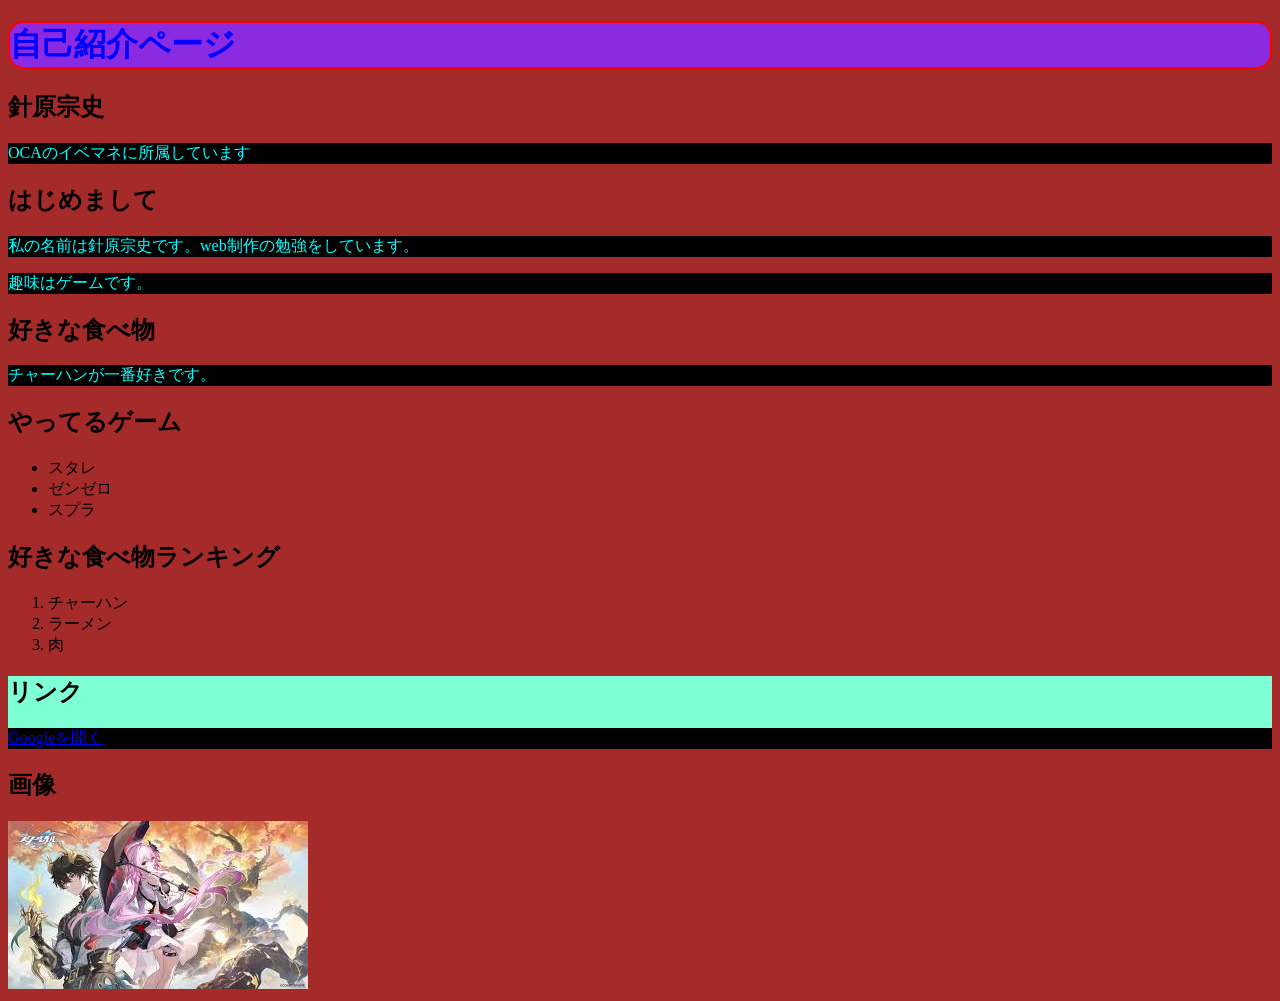
<file: exercises/lesson01/index.html>
<!doctype html>
<html lang="ja">
  <head>
    <meta charset="UTF-8" />
    <meta name="viewport" content="width=device-width, initial-scale=1.0" />
    <title>HTML基礎レッスン</title>
    <link rel="stylesheet" href="style.css">
  </head>
  <body>
    <!-- Step 1: 見出しを書いてみよう -->
    <h1>自己紹介ページ</h1>

    <h2>針原宗史</h2>
    <p>OCAのイベマネに所属しています</p>

    <h2>はじめまして</h2>
    <p>私の名前は針原宗史です。web制作の勉強をしています。</p>
    <p>趣味はゲームです。</p>

    <h2>好きな食べ物</h2>
    <p>チャーハンが一番好きです。</p>

    <h2>やってるゲーム</h2>
    <ul>
      <li>スタレ</li>
      <li>ゼンゼロ</li>
      <li>スプラ</li>
    </ul>

    <h2>好きな食べ物ランキング</h2>
    <ol>
      <li>チャーハン</li>
      <li>ラーメン</li>
      <li>肉</li>
    </ol>
<div class="aiueo">
  <h2>リンク</h2>
    <p><a href="https://hsr.hoyoverse.com/ja-jp/home">Googleを開く</a></p>
</div>
    
    <h2>画像</h2>
    <img src="[data-uri]
    " alt="サンプル画像" width="300">

    <!-- Step 5: <div> 
  </body>
</html>
</file>
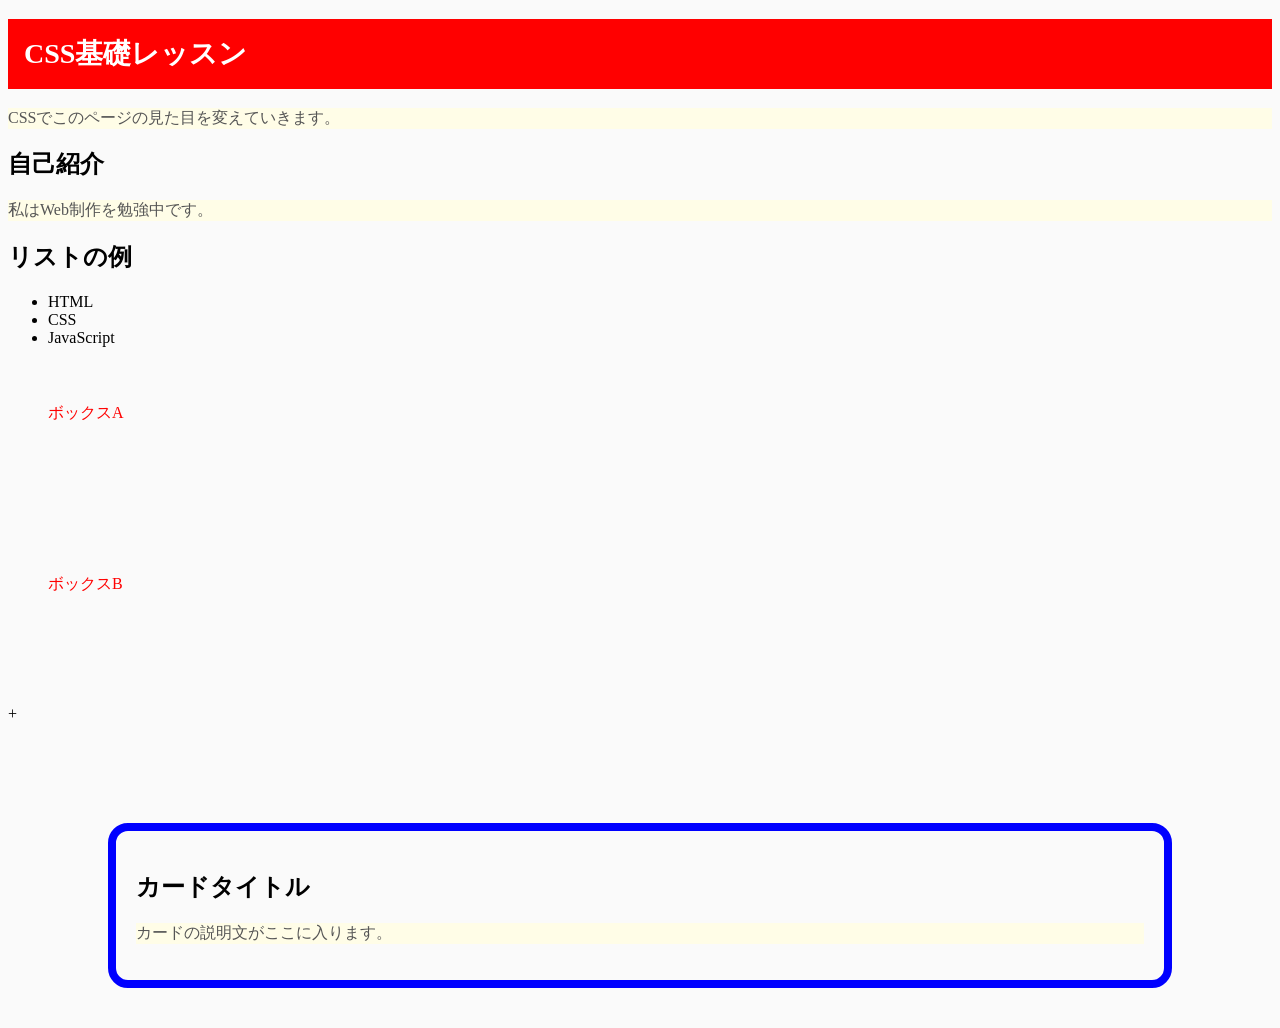
<file: exercises/lesson02/index.html>
<!doctype html>
<html lang="ja">
  <head>
    <meta charset="UTF-8" />
    <meta name="viewport" content="width=device-width, initial-scale=1.0" />
    <title>CSS基礎レッスン</title>
    <link rel="stylesheet" href="style.css" />
  </head>
  <body>
    <h1>CSS基礎レッスン</h1>
    <p>CSSでこのページの見た目を変えていきます。</p>

    <h2>自己紹介</h2>
    <p>私はWeb制作を勉強中です。</p>

    <h2>リストの例</h2>
    <ul>
      <li>HTML</li>
      <li>CSS</li>
      <li>JavaScript</li>
    </ul>

    <div class="box">ボックスA</div>
    <div class="box">ボックスB</div>

    +
    <div class="card">
      <h2>カードタイトル</h2>
      <p class="highlight">カードの説明文がここに入ります。</p>
    </div>
  </body>
</html>
</file>
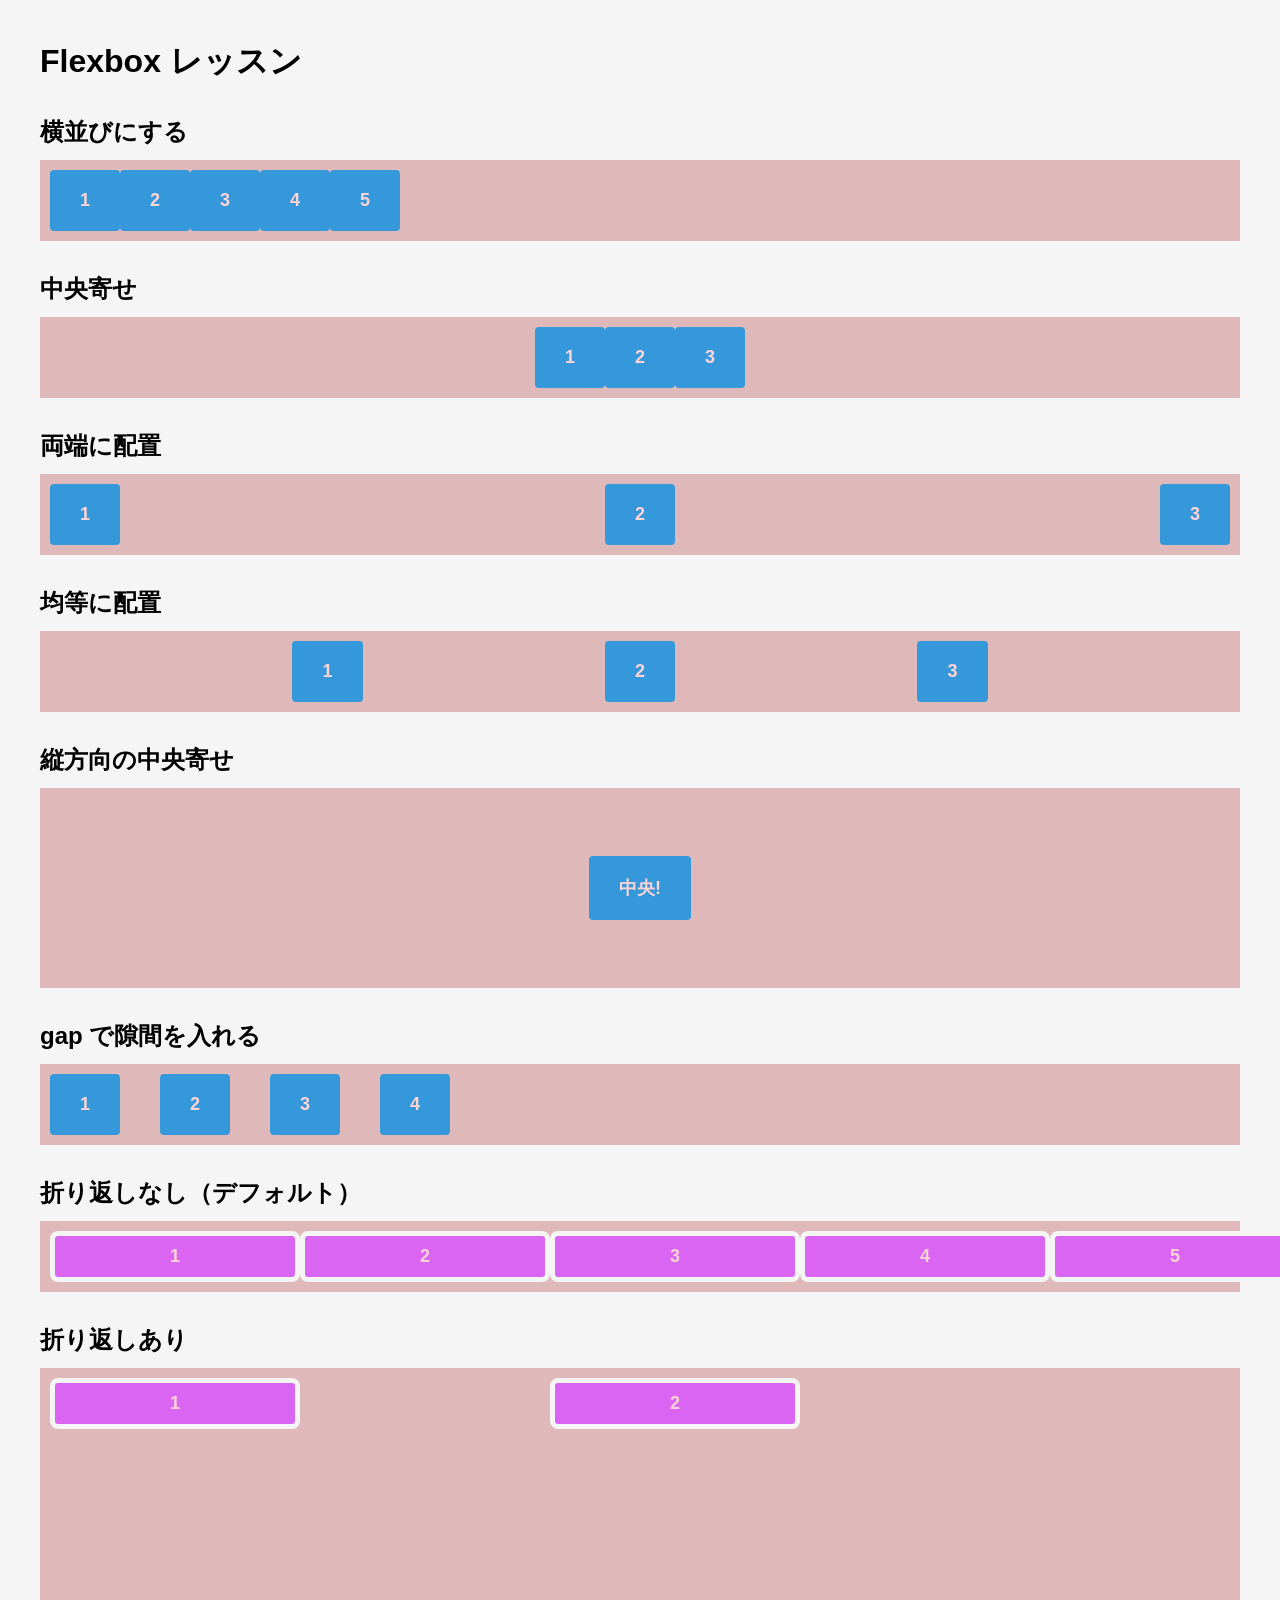
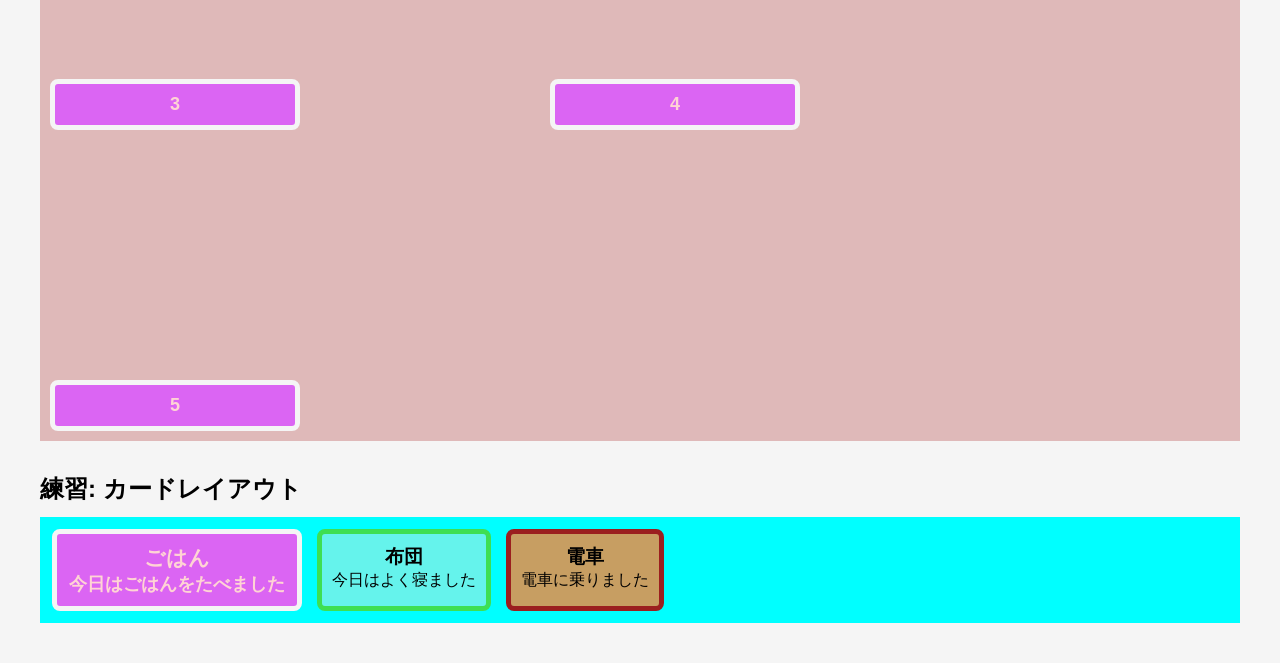
<file: exercises/lesson03/index.html>
<!doctype html>
<html lang="ja">
  <head>
    <meta charset="UTF-8" />
    <meta name="viewport" content="width=device-width, initial-scale=1.0" />
    <title>Flexboxレッスン</title>
    <link rel="stylesheet" href="style.css" />
  </head>
  <body>
    <h1>Flexbox レッスン</h1>

    <!-- Step 1: display: flex で横並び -->
    <h2>横並びにする</h2>
    <div class="container">
      <div class="item">1</div>
      <div class="item">2</div>
      <div class="item">3</div>
      <div class="item">4</div>
      <div class="item">5</div>
    </div>

    <!-- Step 2: justify-content -->
    <h2>中央寄せ</h2>
    <div class="container jc-center">
      <div class="item">1</div>
      <div class="item">2</div>
      <div class="item">3</div>
    </div>

    <h2>両端に配置</h2>
    <div class="container jc-between">
      <div class="item">1</div>
      <div class="item">2</div>
      <div class="item">3</div>
    </div>

    <h2>均等に配置</h2>
    <div class="container jc-evenly">
      <div class="item">1</div>
      <div class="item">2</div>
      <div class="item">3</div>
    </div>

    <!-- Step 3: align-items: center -->
    <h2>縦方向の中央寄せ</h2>
    <div class="container center-both">
      <div class="item">中央!</div>
    </div>

    <!-- Step 4: gap -->
    <h2>gap で隙間を入れる</h2>
    <div class="container gap-demo">
      <div class="item">1</div>
      <div class="item">2</div>
      <div class="item">3</div>
      <div class="item">4</div>
    </div>

    <!-- Step 5: flex-wrap -->
    <h2>折り返しなし（デフォルト）</h2>
    <div class="container nowrap-demo">
      <div class="item wide">1</div>
      <div class="item wide">2</div>
      <div class="item wide">3</div>
      <div class="item wide">4</div>
      <div class="item wide">5</div>
    </div>

    <h2>折り返しあり</h2>
    <div class="container wrap-demo">
      <div class="item wide">1</div>
      <div class="item wide">2</div>
      <div class="item wide">3</div>
      <div class="item wide">4</div>
      <div class="item wide">5</div>
    </div>

    <!-- 練習問題: カードを3つ横並びにしよう -->
    <h2>練習: カードレイアウト</h2>
    <div class="card-container">
      <div class="item wide">
        <h3>ごはん</h3>
        <p>今日はごはんをたべました</p>
      </div>
      <div class="dududu">
        <h3>布団</h3>
        <p>今日はよく寝ました</p>
      </div>
      <div class="tem">
        <h3>電車</h3>
        <p>電車に乗りました</p>
      </div>
    </div>
  </body>
</html>
</file>
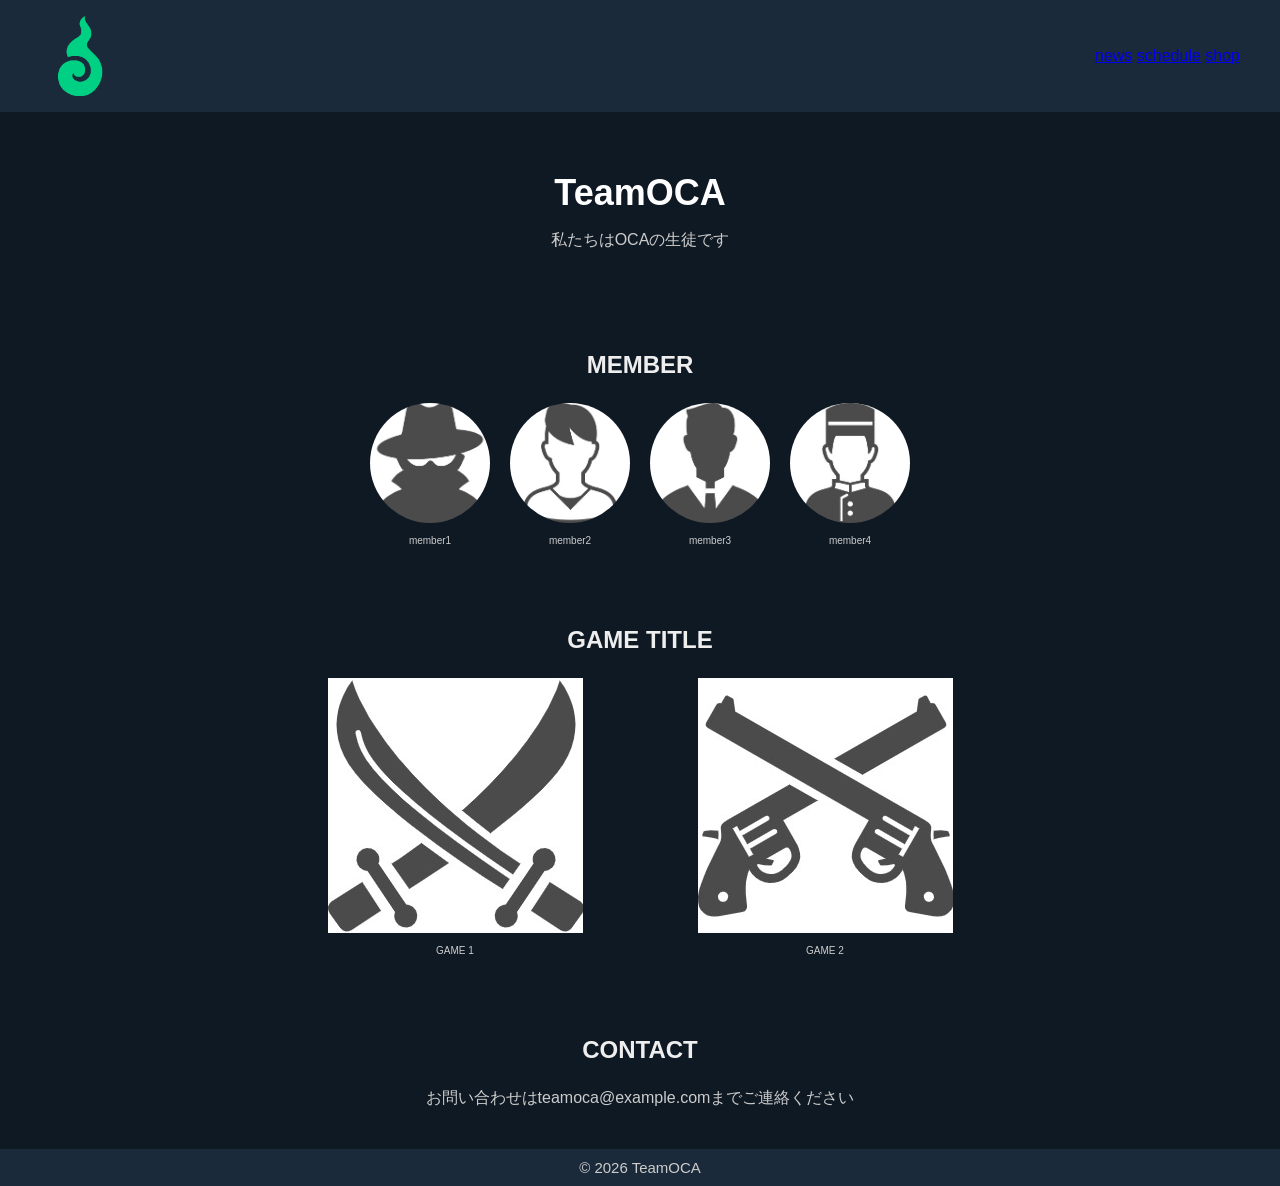
<file: exercises/lesson04/lesson04/index.html>
<!doctype html>
<html lang="ja">
  <head>
    <meta charset="UTF-8" />
    <meta name="viewport" content="width=device-width, initial-scale=1.0" />
    <link rel="stylesheet" href="style.css" />
    <title>TeamOCA</title>
  </head>
  <body>
    <!-- ============================================
       ① ヘッダー
       ロゴ画像とナビゲーションリンクを横並びにしよう

       ヒント:
       - ロゴ画像: <img src="img/logo.png" alt="..." width="80">
       - ナビリンク: <a href="#">リンク名</a> を3つ（news, schedule, shop）
       - 外側の div に class="header" をつける
       - ナビ部分を <div class="header-nav"> で囲む
       ============================================ -->
    <div class="header">
      <img src="img/logo.png" alt="TeamOCAロゴ" width="80" />
      <div class="header-nav">
        <a href="#">news</a>
        <a href="#">schedule</a>
        <a href="#">shop</a>
      </div>
    </div>

    <!-- ============================================
       ② Aboutセクション
       チーム名と説明文を中央に表示しよう

       ヒント:
       - <div class="about"> で囲む
       - <h1> でチーム名「TeamOCA」
       - <p> で説明文を1〜2文
       ============================================ -->
    <div class="about">
      <h1>TeamOCA</h1>
      <p>私たちはOCAの生徒です</p>
    </div>

    <!-- ============================================
       ③ メンバーセクション
       メンバーの画像と名前を横並びに表示しよう

       ヒント:
       - <div class="section"> で囲む
       - <h2>MEMBER</h2> で見出し
       - <div class="member-list"> の中に メンバーを並べる
       - 1人分の構造:
           <div class="member">
             <img src="img/member/member_01.jpeg" alt="メンバー1">
             <p>member 1</p>
           </div>
       - member_01 〜 member_04 の4人分を作る

       使える画像:
         img/member/member_01.jpeg
         img/member/member_02.jpeg
         img/member/member_03.jpeg
         img/member/member_04.jpeg
       ============================================ -->
    <div class="section">
      <h2>MEMBER</h2>
      <div class="member-list">
        <div class="member">
          <img src="img/member/member_01.jpeg" alt="メンバー1" />
          <p>member1</p>
        </div>

        <div class="member">
          <img src="img/member/member_02.jpeg" alt="メンバー2" />
          <p>member2</p>
        </div>

        <div class="member">
          <img src="img/member/member_03.jpeg" alt="メンバー3" />
          <p>member3</p>
        </div>

        <div class="member">
          <img src="img/member/member_04.jpeg" alt="メンバー4" />
          <p>member4</p>
        </div>
      </div>
    </div>

    <!-- ============================================
       ④ ゲームセクション
       ゲームの画像とタイトルを横並びに表示しよう

       ヒント:
       - ③と同じ構造で class名を変える
       - <div class="section"> → <h2>GAME TITLE</h2>
       - <div class="game-list"> の中に ゲームを並べる
       - 1つ分の構造:
           <div class="game">
             <img src="img/game/game_01.jpeg" alt="ゲーム1">
             <p>GAME 1</p>
           </div>

       使える画像:
         img/game/game_01.jpeg
         img/game/game_02.jpeg
       ============================================ -->
    <div class="section">
      <h2>GAME TITLE</h2>
      <div class="game-list">
        <div class="game">
          <img src="img/game/game_01.jpeg" alt="ゲーム1" />
          <p>GAME 1</p>
        </div>

        <div class="game">
          <img src="img/game/game_02.jpeg" alt="ゲーム2" />
          <p>GAME 2</p>
        </div>
      </div>
    </div>

    <!-- ============================================
       ⑤ お問い合わせセクション

       ヒント:
       - <div class="section"> で囲む
       - <h2>CONTACT</h2>
       - <p> でメールアドレスなどの連絡先を書く
       ============================================ -->
    <div class="section">
      <h2>CONTACT</h2>
      <p>お問い合わせはteamoca@example.comまでご連絡ください</p>
    </div>

    <!-- ============================================
       ⑥ フッター

       ヒント:
       - <div class="footer"> で囲む
       - <p>&copy; 2026 TeamOCA</p>
       - &copy; は © マークになる特殊文字
       ============================================ -->
    <div class="footer">
      <p>&copy; 2026 TeamOCA</p>
    </div>
  </body>
</html>
</file>
<file: exercises/lesson01/style.css>
body {
  background-color: brown;
}

h1 {
  color: blue;
  background-color: blueviolet;
}

p {
  color: aqua;
  background-color: black;
  font-size: 16px;
}

.aiueo {
  background-color: aquamarine;
}

h1 {
  border: 2px solid red;
  border-radius: 16px;
}
</file>
<file: exercises/lesson02/style.css>
/* ===== Step 2: 文字の色とサイズ ===== */
h1 {
  color: #333;
  font-size: 28px;
}

p {
  color: #555;
  font-size: 16px;
} /* h1 と p にスタイルを書いてみよう */

/* ===== Step 3: 背景色 ===== */
body {
  background-color: #fafafa;
}

h1 {
  color: white;
  background-color: red;
  padding: 16px;
}
/* body や h1 に background-color を追加しよう */

/* ===== Step 4: クラスセレクタ ===== */
.box {
  bockground-color: #3498db;
  color: red;
  padding: 28px;
  margin-bottom: 70px;
}

p {
  background-color: #fffde7;
} /* .box にスタイルを書いてみよう */

/* ===== Step 5: 余白（margin, padding） ===== */
.box {
  padding: 40px;
}

.card {
  margin: 100px;
} /* padding と margin を調整しよう */

/* ===== Step 6: 枠線と角丸 ===== */
.card {
  border: 8px solid blue;
  border-radius: 20px;
  padding: 20px;
  margin-bottom: 40px;
} /* .card に border と border-radius を追加しよう */

.highlight {
  background-color: #fffde7;
}
</file>
<file: exercises/lesson03/style.css>
/* ===== リセット・基本設定 ===== */
* {
  margin: 0;
  padding: 0;
  box-sizing: border-box;
}

body {
  padding: 40px;
  font-family: sans-serif;
  background-color: #f5f5f5;
}

h1 {
  margin-bottom: 24px;
}

h2 {
  margin-top: 32px;
  margin-bottom: 12px;
}

/* コンテナ（親要素）の見た目 */
.container {
  background-color: #dfb9b9;
  padding: 10px;
  margin-bottom: 16px;
  display: flex;
}

/* アイテム（子要素）の見た目 */
.item {
  background-color: #3498db;
  color: rgb(255, 212, 212);
  padding: 20px 30px;
  text-align: center;
  font-weight: bold;
  font-size: 18px;
  border-radius: 4px;
}

/* ===== Step 2: justify-content ===== */
.jc-center {
  justify-content: center;
}
.jc-between {
  justify-content: space-between;
}
.jc-evenly {
  justify-content: space-evenly;
} /* ガイドに沿って .jc-center, .jc-between, .jc-evenly を書こう */

/* ===== Step 3: align-items: center ===== */
.center-both {
  justify-content: center;
  align-items: center;
  height: 200px;
} /* .center-both に justify-content, align-items, height を書こう */

/* ===== Step 4: gap ===== */
.gap-demo {
  gap: 40px;
} /* .gap-demo に gap を追加しよう */

/* ===== Step 5: flex-wrap ===== */
.item.wide {
  min-width: 250px;
}

.nowrap-demo {
  /* デフォルト：折り返さない（はみ出す)*/
}

.wrap-demo {
  flex-wrap: wrap;
  gap: 250px;
}

/* .wrap-demo に flex-wrap と gap を書こう */

/* ===== 練習問題: カードレイアウト ===== */
.card-container {
  background-color: aqua;
  display: flex;
  gap: 15px;
  padding: 12px;
}

.card {
  background-color: rgb(236, 236, 236);
  padding: 20px;
  border: 10px solid red;
  border-radius: 8px;
}

.item.wide {
  background-color: #db65f3;
  padding: 10px;
  border: 5px solid #f5f5f5;
  border-radius: 8px;
}

.dududu {
  background-color: #65f3ec;
  padding: 10px;
  border: 5px solid #3edf53;
  border-radius: 8px;
  text-align: center;
}

.tem {
  background-color: #c79e62;
  padding: 10px;
  border: 5px solid #9b1f1f;
  border-radius: 8px;
  text-align: center;
}

/* .card-container と .card のスタイルを自分で書いてみよう */
</file>
<file: exercises/lesson04/lesson04/style.css>
/* =============================================
   リセット・基本設定
   =============================================
   まず最初にこれを書こう。
   ブラウザのデフォルト余白をリセットする定番の書き方です。

   ヒント:
     * { margin: 0; padding: 0; box-sizing: border-box; }
     body に background-color, color, font-family を設定
     img に max-width: 100% を設定（画像がはみ出さないように）
   ============================================= */
* {
  margin: 0;
  padding: 0;
  box-sizing: border-box;
}

body {
  font-family: sans-serif;
  background-color: #0f1923;
  color: white;
}

img {
  max-width: 100%;
}
/* =============================================
   ヘッダー
   =============================================
   ロゴとナビを横並びにして、両端に配置しよう。

   ヒント:
     .header に display: flex を指定
     justify-content: space-between → 両端に配置
     align-items: center → 縦方向の中央揃え
     padding で内側の余白をつける
     background-color で背景色をつける

     .header-nav にも display: flex + gap を指定
     → ナビリンク同士が横並びになる

     .header-nav a に color と text-decoration: none を指定
     → リンクの色を変えて下線を消す
   ============================================= */
.header {
  display: flex;
  justify-content: space-between;
  align-items: center;
  padding: 16px 40px;
  background-color: #1a2a3a;
}

.herader-nav {
  display: flex;
  gap: 14px;
}

.herader-nav {
  color: #ccc;
  text-decoration: none;
  font-size: 14px;
}
/* =============================================
   Aboutセクション
   =============================================
   チーム名と説明文を中央に表示しよう。

   ヒント:
     .about に text-align: center と padding を設定
     .about h1 に font-size を設定
     .about p に color（薄めの色）を設定
   ============================================= */
.about {
  text-align: center;
  padding: 60px 40px;
}

.about h1 {
  font-size: 36px;
  margin-bottom: 16px;
}

.about p {
  color: #ccc;
  margin: 0 auto;
}

/* =============================================
   セクション共通
   =============================================
   メンバー・ゲーム・お問い合わせで共通のスタイル。

   ヒント:
     .section に padding を設定
     .section h2 に text-align: center, font-size, margin-bottom を設定
   ============================================= */
.section {
  padding: 40px;
}

.section h2 {
  text-align: center;
  font-size: 24px;
  margin-bottom: 24px;
  color: #eee;
}

/* =============================================
   メンバーセクション
   =============================================
   メンバーの画像と名前を横並びにしよう。

   ヒント:
     .member-list に display: flex を指定
     justify-content: center → 中央寄せ
     gap → メンバー間の隙間
     flex-wrap: wrap → 画面が狭いとき折り返す

     .member に text-align: center, width を設定

     .member img に width, height を設定
     border-radius: 50% → 画像が丸くなる！
     object-fit: cover → 画像が歪まない

     .member p に margin-top, font-size, color を設定
   ============================================= */
.member-list {
  display: flex;
  justify-content: center;
  gap: 20px;
  flex-wrap: wrap;
}

.memer {
  text-align: center;
  width: 150px;
}

.member img {
  width: 120px;
  height: 120px;
  border-radius: 50%;
  object-fit: cover;
}

.member p {
  margin-top: 8px;
  font-size: 10px;
}

/* =============================================
   ゲームセクション
   =============================================
   メンバーとほぼ同じ構造。class名を変えて書こう。

   ヒント:
     .game-list → display: flex, justify-content, gap, flex-wrap
     .game → text-align: center, width
     .game img → width, height, border-radius: 8px, object-fit: cover
     .game p → margin-top, font-size, color
   ============================================= */
.game-list {
  display: flex;
  justify-content: center;
  gap: 20px;
  flex-wrap: wrap;
}

.game {
  text-align: center;
  width: 350px;
}

.geme img {
  width: 350px;
  height: 150px;
  border-radius: 10%;
  object-fit: cover;
}

.game p {
  margin-top: 8px;
  font-size: 10px;
}

/* =============================================
   お問い合わせ
   =============================================
   ヒント:
     .section p に text-align: center と color を設定
   ============================================= */
.section p {
  text-align: center;
  color: #ccc;
}

/* =============================================
   フッター
   =============================================
   ヒント:
     .footer に text-align: center, padding, background-color を設定
     color, font-size を設定
   ============================================= */
.footer {
  text-align: center;
  padding: 10px;
  background-color: #1a2a3a;
  color: #ccc;
  font-size: 15px;
}
</file>
